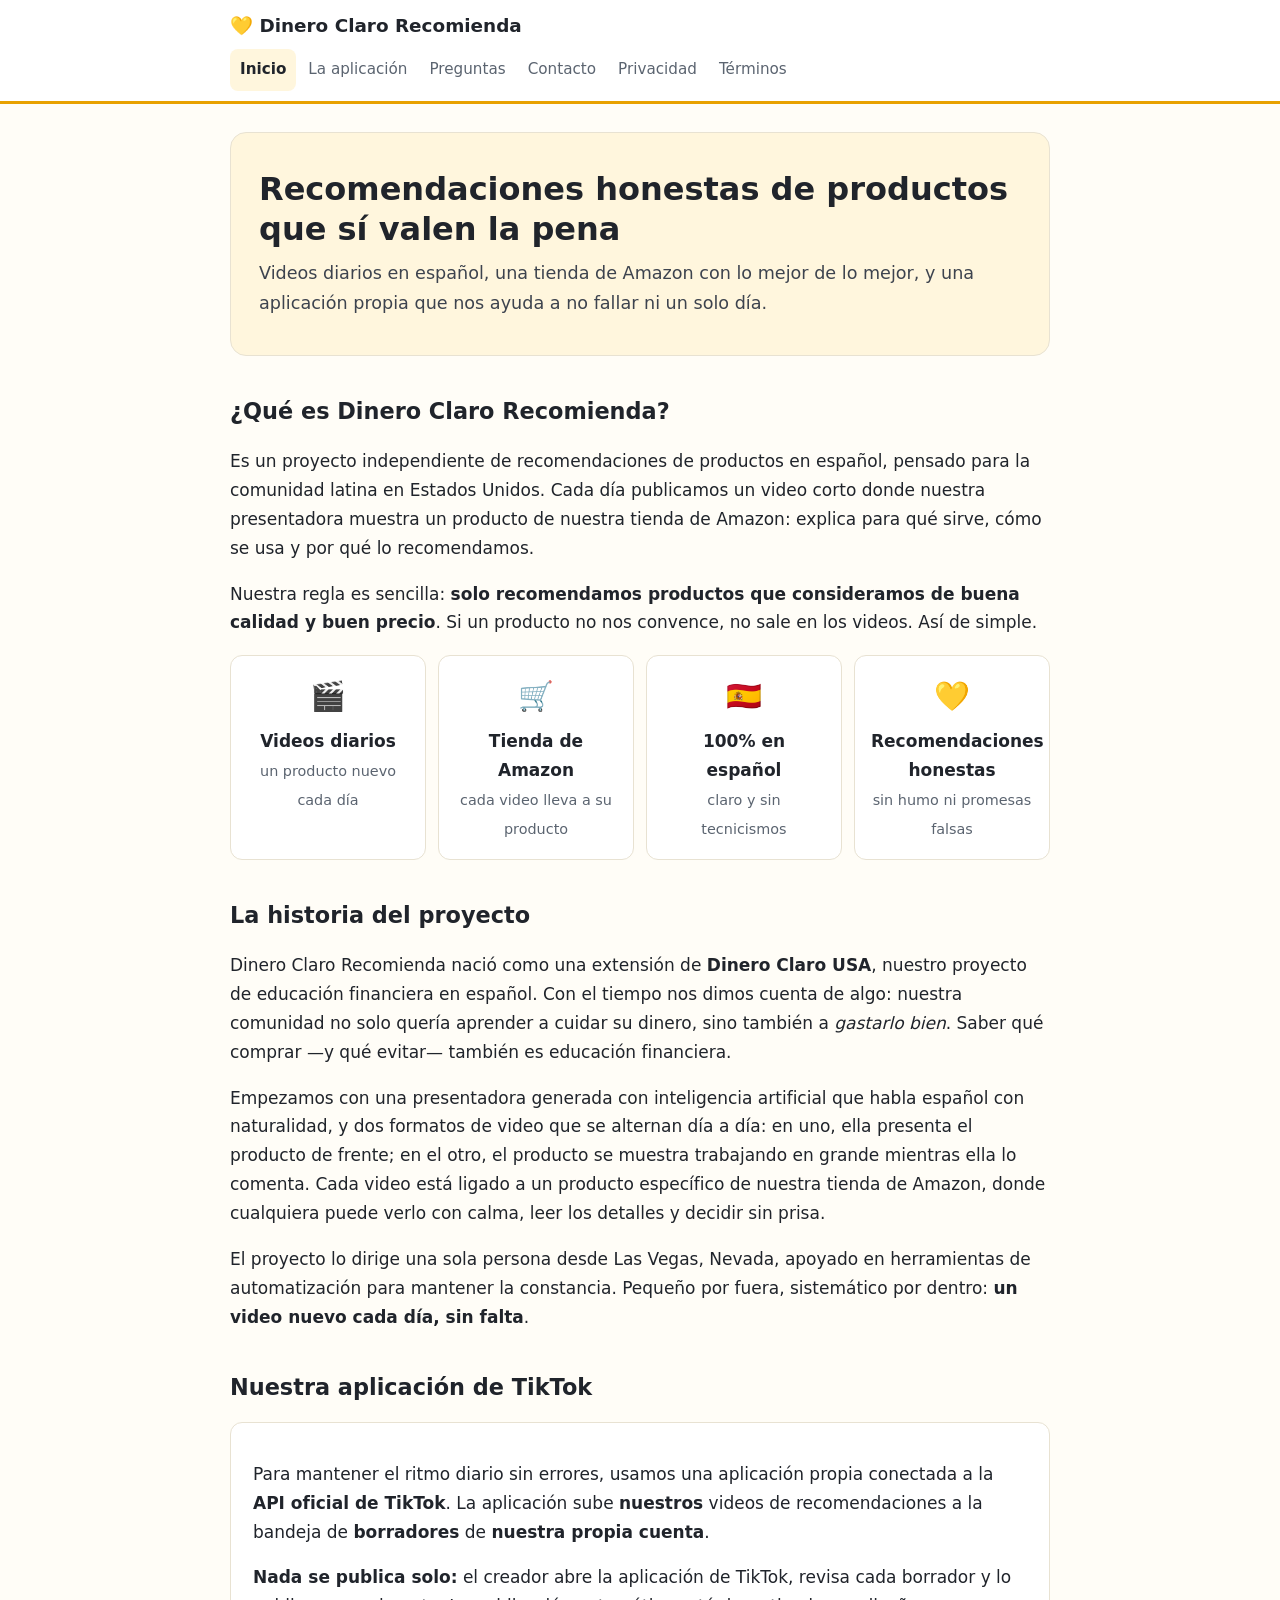
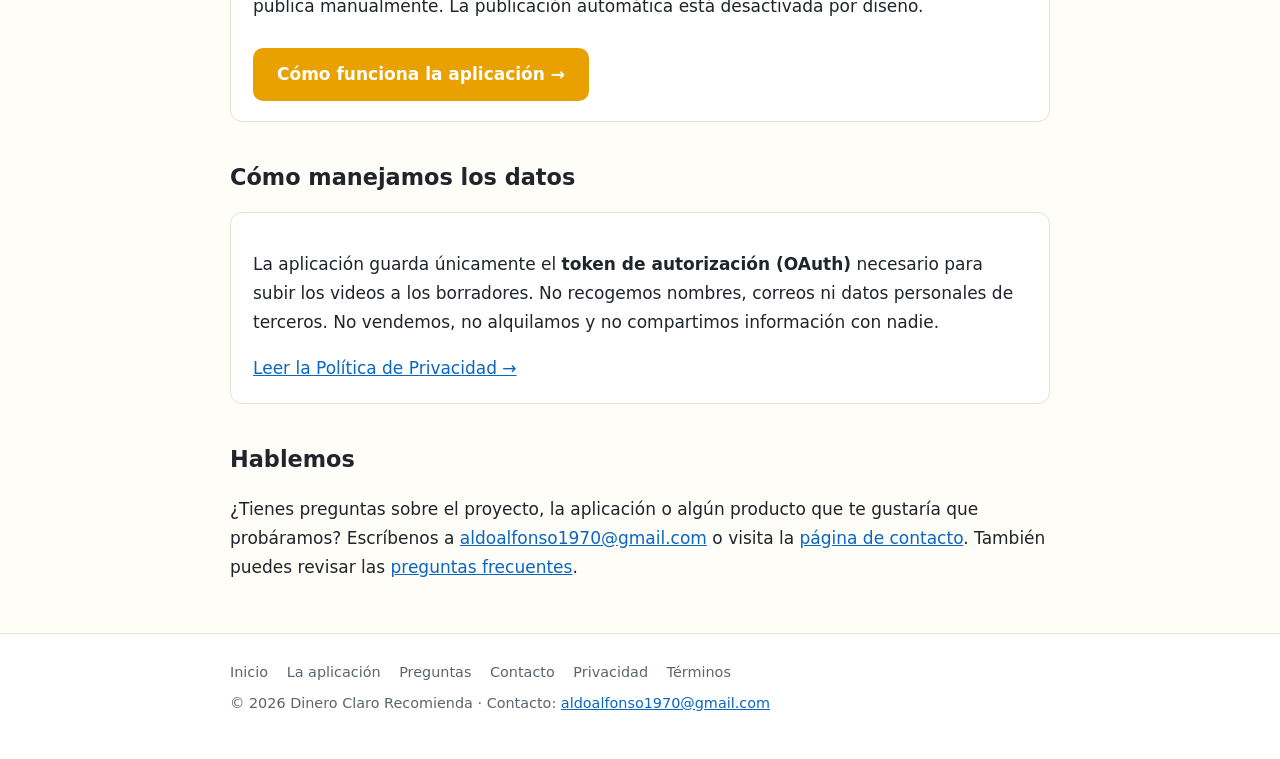
<file: index.html>
<!DOCTYPE html>
<html lang="es">
<head>
<meta charset="utf-8">
<meta name="viewport" content="width=device-width, initial-scale=1">
<meta name="description" content="Dinero Claro Recomienda: recomendaciones honestas de productos en español, con videos diarios. Conoce el proyecto y nuestra aplicación oficial de TikTok.">
<title>Dinero Claro Recomienda — Recomendaciones honestas en español</title>
<link rel="stylesheet" href="style.css">
</head>
<body>

<header class="cabecera">
  <div class="wrap">
    <a class="marca" href="index.html"><span class="corazon">💛</span> Dinero Claro Recomienda</a>
    <nav class="principal" aria-label="Navegación principal">
      <a href="index.html" class="activo">Inicio</a>
      <a href="aplicacion.html">La aplicación</a>
      <a href="preguntas.html">Preguntas</a>
      <a href="contacto.html">Contacto</a>
      <a href="privacidad.html">Privacidad</a>
      <a href="terminos.html">Términos</a>
    </nav>
  </div>
</header>

<main class="wrap">

  <div class="hero">
    <h1>Recomendaciones honestas de productos que sí valen la pena</h1>
    <p>Videos diarios en español, una tienda de Amazon con lo mejor de lo mejor, y una aplicación propia que nos ayuda a no fallar ni un solo día.</p>
  </div>

  <section>
    <h2>¿Qué es Dinero Claro Recomienda?</h2>
    <p>Es un proyecto independiente de recomendaciones de productos en español, pensado para la comunidad latina en Estados Unidos. Cada día publicamos un video corto donde nuestra presentadora muestra un producto de nuestra tienda de Amazon: explica para qué sirve, cómo se usa y por qué lo recomendamos.</p>
    <p>Nuestra regla es sencilla: <strong>solo recomendamos productos que consideramos de buena calidad y buen precio</strong>. Si un producto no nos convence, no sale en los videos. Así de simple.</p>
    <div class="destacados">
      <div class="destacado"><div class="icono">🎬</div><strong>Videos diarios</strong><span>un producto nuevo cada día</span></div>
      <div class="destacado"><div class="icono">🛒</div><strong>Tienda de Amazon</strong><span>cada video lleva a su producto</span></div>
      <div class="destacado"><div class="icono">🇪🇸</div><strong>100% en español</strong><span>claro y sin tecnicismos</span></div>
      <div class="destacado"><div class="icono">💛</div><strong>Recomendaciones honestas</strong><span>sin humo ni promesas falsas</span></div>
    </div>
  </section>

  <section>
    <h2>La historia del proyecto</h2>
    <p>Dinero Claro Recomienda nació como una extensión de <strong>Dinero Claro USA</strong>, nuestro proyecto de educación financiera en español. Con el tiempo nos dimos cuenta de algo: nuestra comunidad no solo quería aprender a cuidar su dinero, sino también a <em>gastarlo bien</em>. Saber qué comprar —y qué evitar— también es educación financiera.</p>
    <p>Empezamos con una presentadora generada con inteligencia artificial que habla español con naturalidad, y dos formatos de video que se alternan día a día: en uno, ella presenta el producto de frente; en el otro, el producto se muestra trabajando en grande mientras ella lo comenta. Cada video está ligado a un producto específico de nuestra tienda de Amazon, donde cualquiera puede verlo con calma, leer los detalles y decidir sin prisa.</p>
    <p>El proyecto lo dirige una sola persona desde Las Vegas, Nevada, apoyado en herramientas de automatización para mantener la constancia. Pequeño por fuera, sistemático por dentro: <strong>un video nuevo cada día, sin falta</strong>.</p>
  </section>

  <section>
    <h2>Nuestra aplicación de TikTok</h2>
    <div class="tarjeta">
      <p>Para mantener el ritmo diario sin errores, usamos una aplicación propia conectada a la <strong>API oficial de TikTok</strong>. La aplicación sube <strong>nuestros</strong> videos de recomendaciones a la bandeja de <strong>borradores</strong> de <strong>nuestra propia cuenta</strong>.</p>
      <p><strong>Nada se publica solo:</strong> el creador abre la aplicación de TikTok, revisa cada borrador y lo publica manualmente. La publicación automática está desactivada por diseño.</p>
      <a class="boton" href="aplicacion.html">Cómo funciona la aplicación →</a>
    </div>
  </section>

  <section>
    <h2>Cómo manejamos los datos</h2>
    <div class="tarjeta">
      <p>La aplicación guarda únicamente el <strong>token de autorización (OAuth)</strong> necesario para subir los videos a los borradores. No recogemos nombres, correos ni datos personales de terceros. No vendemos, no alquilamos y no compartimos información con nadie.</p>
      <a href="privacidad.html">Leer la Política de Privacidad →</a>
    </div>
  </section>

  <section>
    <h2>Hablemos</h2>
    <p>¿Tienes preguntas sobre el proyecto, la aplicación o algún producto que te gustaría que probáramos? Escríbenos a <a href="mailto:aldoalfonso1970@gmail.com">aldoalfonso1970@gmail.com</a> o visita la <a href="contacto.html">página de contacto</a>. También puedes revisar las <a href="preguntas.html">preguntas frecuentes</a>.</p>
  </section>

</main>

<footer class="pie">
  <div class="wrap">
    <nav aria-label="Enlaces del pie">
      <a href="index.html">Inicio</a>
      <a href="aplicacion.html">La aplicación</a>
      <a href="preguntas.html">Preguntas</a>
      <a href="contacto.html">Contacto</a>
      <a href="privacidad.html">Privacidad</a>
      <a href="terminos.html">Términos</a>
    </nav>
    <p>© 2026 Dinero Claro Recomienda · Contacto: <a href="mailto:aldoalfonso1970@gmail.com">aldoalfonso1970@gmail.com</a></p>
  </div>
</footer>

</body>
</html>
</file>
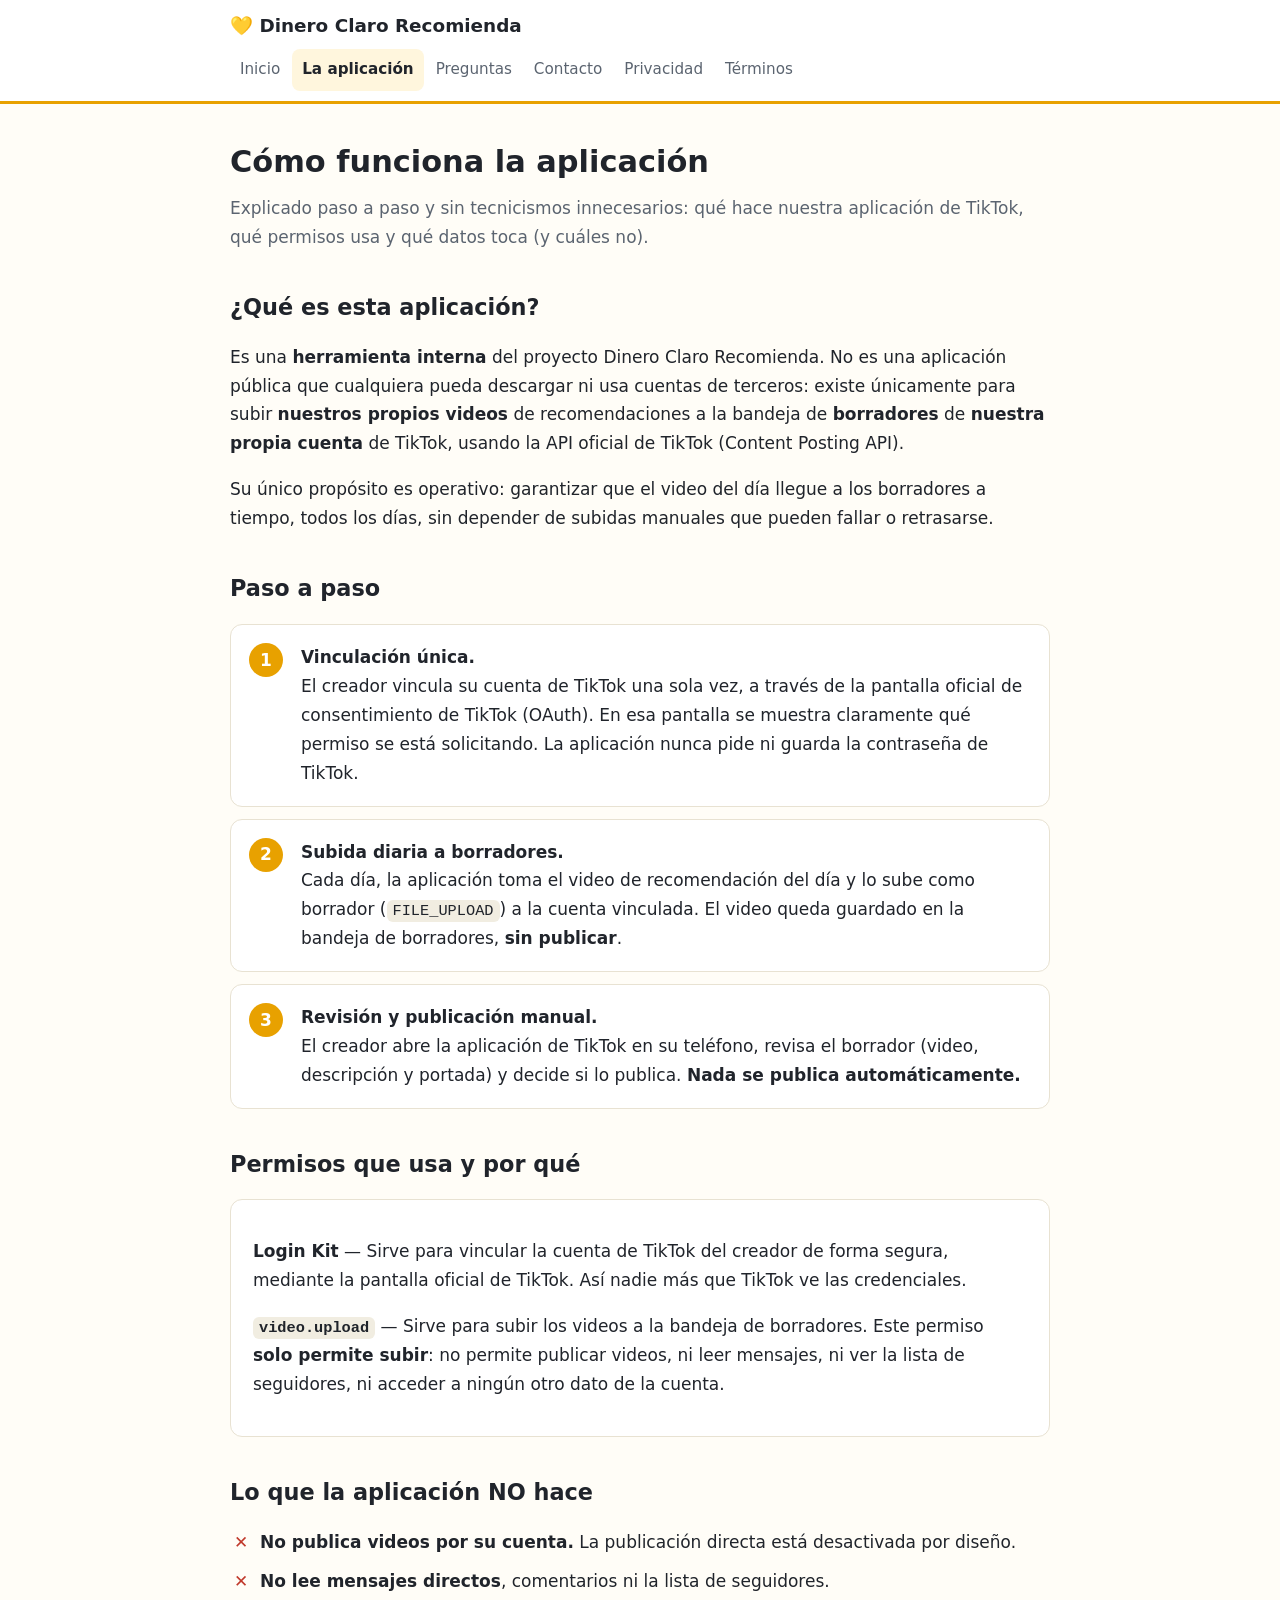
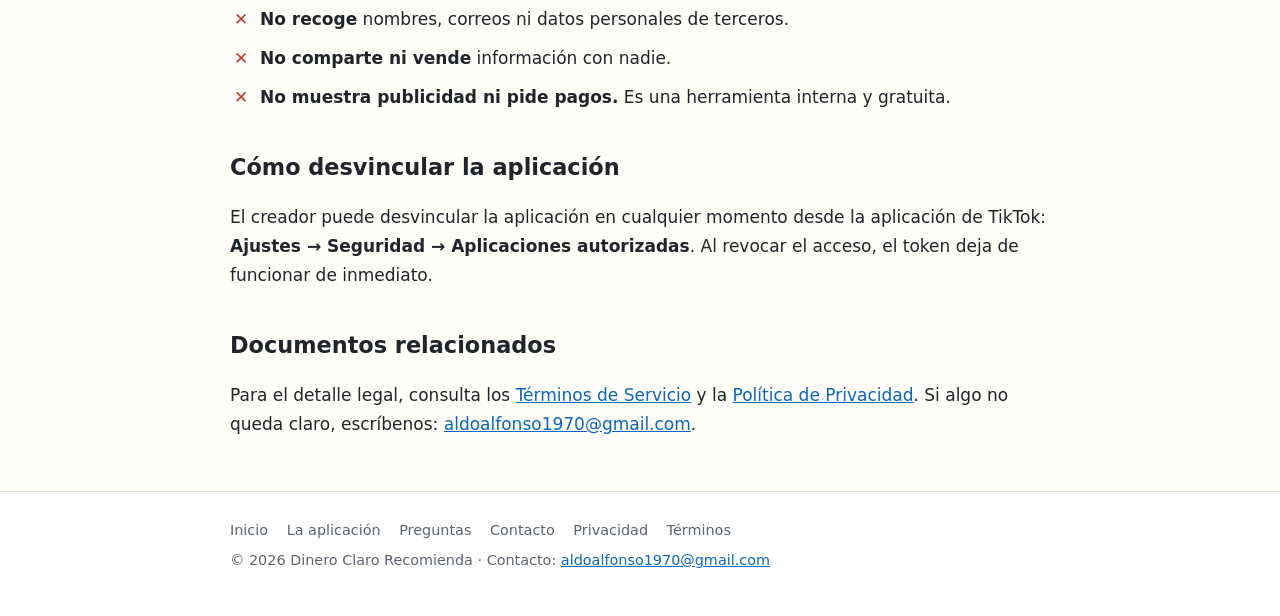
<file: aplicacion.html>
<!DOCTYPE html>
<html lang="es">
<head>
<meta charset="utf-8">
<meta name="viewport" content="width=device-width, initial-scale=1">
<meta name="description" content="Cómo funciona la aplicación de TikTok de Dinero Claro Recomienda: paso a paso, permisos que usa y qué datos toca y cuáles no.">
<title>Cómo funciona la aplicación — Dinero Claro Recomienda</title>
<link rel="stylesheet" href="style.css">
</head>
<body>

<header class="cabecera">
  <div class="wrap">
    <a class="marca" href="index.html"><span class="corazon">💛</span> Dinero Claro Recomienda</a>
    <nav class="principal" aria-label="Navegación principal">
      <a href="index.html">Inicio</a>
      <a href="aplicacion.html" class="activo">La aplicación</a>
      <a href="preguntas.html">Preguntas</a>
      <a href="contacto.html">Contacto</a>
      <a href="privacidad.html">Privacidad</a>
      <a href="terminos.html">Términos</a>
    </nav>
  </div>
</header>

<main class="wrap">

  <h1 class="titulo-pagina">Cómo funciona la aplicación</h1>
  <p class="subtitulo">Explicado paso a paso y sin tecnicismos innecesarios: qué hace nuestra aplicación de TikTok, qué permisos usa y qué datos toca (y cuáles no).</p>

  <section>
    <h2>¿Qué es esta aplicación?</h2>
    <p>Es una <strong>herramienta interna</strong> del proyecto Dinero Claro Recomienda. No es una aplicación pública que cualquiera pueda descargar ni usa cuentas de terceros: existe únicamente para subir <strong>nuestros propios videos</strong> de recomendaciones a la bandeja de <strong>borradores</strong> de <strong>nuestra propia cuenta</strong> de TikTok, usando la API oficial de TikTok (Content Posting API).</p>
    <p>Su único propósito es operativo: garantizar que el video del día llegue a los borradores a tiempo, todos los días, sin depender de subidas manuales que pueden fallar o retrasarse.</p>
  </section>

  <section>
    <h2>Paso a paso</h2>
    <ol class="pasos">
      <li>
        <strong>Vinculación única.</strong><br>
        El creador vincula su cuenta de TikTok una sola vez, a través de la pantalla oficial de consentimiento de TikTok (OAuth). En esa pantalla se muestra claramente qué permiso se está solicitando. La aplicación nunca pide ni guarda la contraseña de TikTok.
      </li>
      <li>
        <strong>Subida diaria a borradores.</strong><br>
        Cada día, la aplicación toma el video de recomendación del día y lo sube como borrador (<code>FILE_UPLOAD</code>) a la cuenta vinculada. El video queda guardado en la bandeja de borradores, <strong>sin publicar</strong>.
      </li>
      <li>
        <strong>Revisión y publicación manual.</strong><br>
        El creador abre la aplicación de TikTok en su teléfono, revisa el borrador (video, descripción y portada) y decide si lo publica. <strong>Nada se publica automáticamente.</strong>
      </li>
    </ol>
  </section>

  <section>
    <h2>Permisos que usa y por qué</h2>
    <div class="tarjeta">
      <p><strong>Login Kit</strong> — Sirve para vincular la cuenta de TikTok del creador de forma segura, mediante la pantalla oficial de TikTok. Así nadie más que TikTok ve las credenciales.</p>
      <p><strong><code>video.upload</code></strong> — Sirve para subir los videos a la bandeja de borradores. Este permiso <strong>solo permite subir</strong>: no permite publicar videos, ni leer mensajes, ni ver la lista de seguidores, ni acceder a ningún otro dato de la cuenta.</p>
    </div>
  </section>

  <section>
    <h2>Lo que la aplicación NO hace</h2>
    <ul class="cross">
      <li><strong>No publica videos por su cuenta.</strong> La publicación directa está desactivada por diseño.</li>
      <li><strong>No lee mensajes directos</strong>, comentarios ni la lista de seguidores.</li>
      <li><strong>No recoge</strong> nombres, correos ni datos personales de terceros.</li>
      <li><strong>No comparte ni vende</strong> información con nadie.</li>
      <li><strong>No muestra publicidad ni pide pagos.</strong> Es una herramienta interna y gratuita.</li>
    </ul>
  </section>

  <section>
    <h2>Cómo desvincular la aplicación</h2>
    <p>El creador puede desvincular la aplicación en cualquier momento desde la aplicación de TikTok: <strong>Ajustes → Seguridad → Aplicaciones autorizadas</strong>. Al revocar el acceso, el token deja de funcionar de inmediato.</p>
  </section>

  <section>
    <h2>Documentos relacionados</h2>
    <p>Para el detalle legal, consulta los <a href="terminos.html">Términos de Servicio</a> y la <a href="privacidad.html">Política de Privacidad</a>. Si algo no queda claro, escríbenos: <a href="mailto:aldoalfonso1970@gmail.com">aldoalfonso1970@gmail.com</a>.</p>
  </section>

</main>

<footer class="pie">
  <div class="wrap">
    <nav aria-label="Enlaces del pie">
      <a href="index.html">Inicio</a>
      <a href="aplicacion.html">La aplicación</a>
      <a href="preguntas.html">Preguntas</a>
      <a href="contacto.html">Contacto</a>
      <a href="privacidad.html">Privacidad</a>
      <a href="terminos.html">Términos</a>
    </nav>
    <p>© 2026 Dinero Claro Recomienda · Contacto: <a href="mailto:aldoalfonso1970@gmail.com">aldoalfonso1970@gmail.com</a></p>
  </div>
</footer>

</body>
</html>
</file>
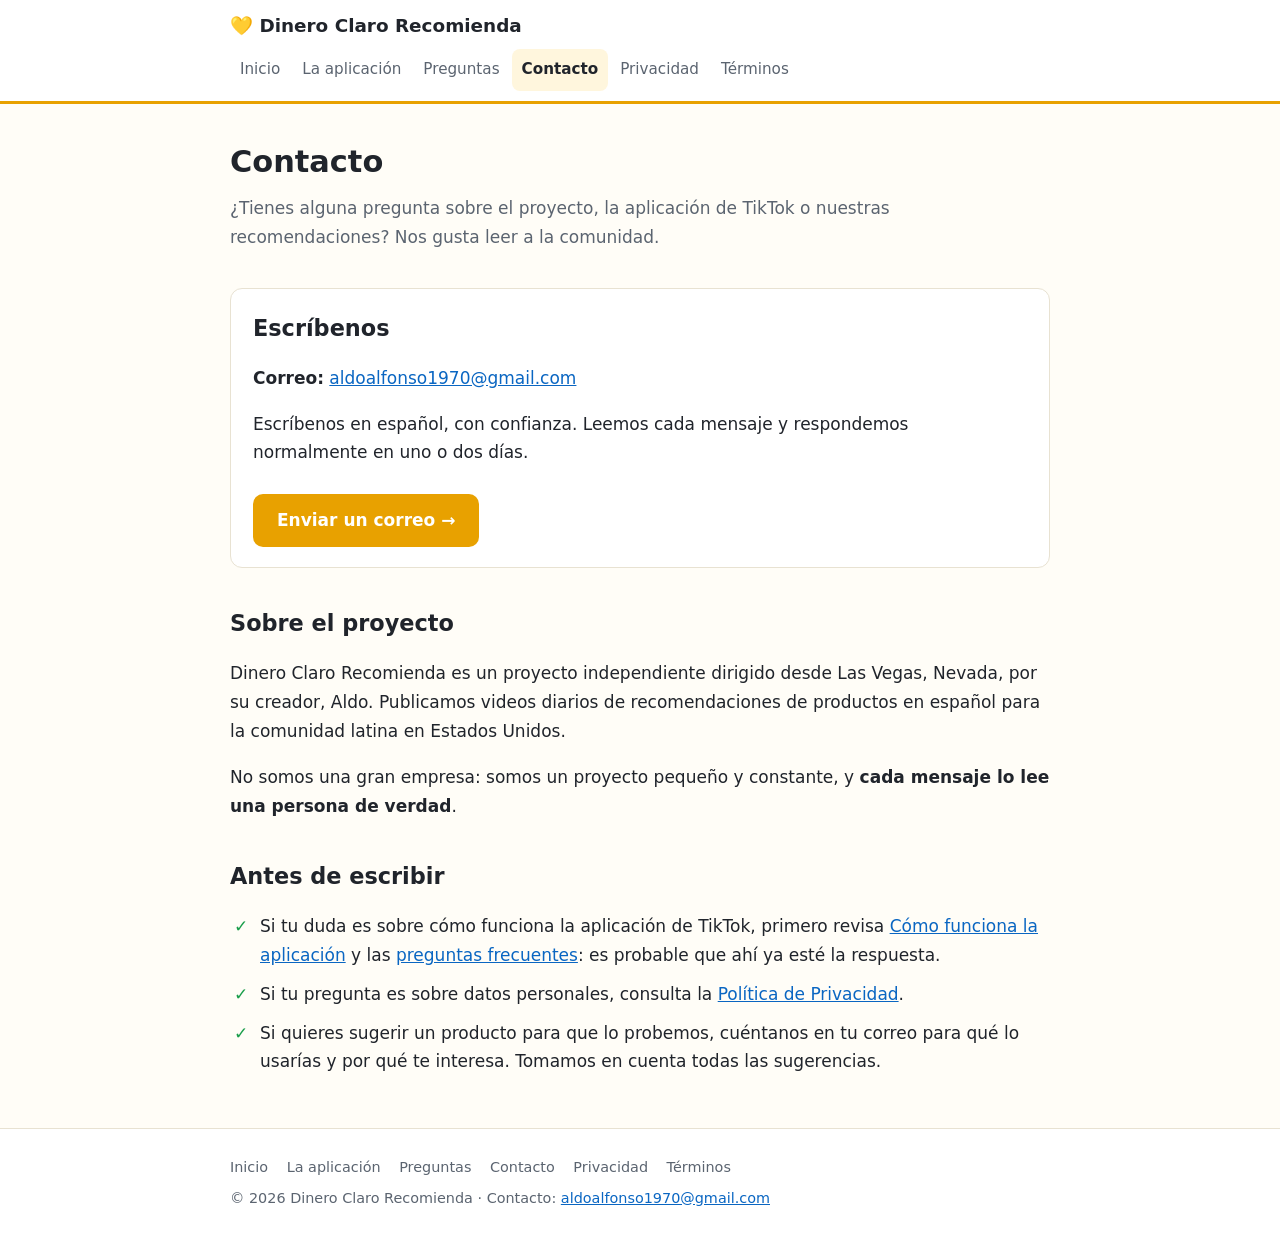
<file: contacto.html>
<!DOCTYPE html>
<html lang="es">
<head>
<meta charset="utf-8">
<meta name="viewport" content="width=device-width, initial-scale=1">
<meta name="description" content="Contacto de Dinero Claro Recomienda: escríbenos tus preguntas sobre el proyecto, la aplicación de TikTok o nuestras recomendaciones.">
<title>Contacto — Dinero Claro Recomienda</title>
<link rel="stylesheet" href="style.css">
</head>
<body>

<header class="cabecera">
  <div class="wrap">
    <a class="marca" href="index.html"><span class="corazon">💛</span> Dinero Claro Recomienda</a>
    <nav class="principal" aria-label="Navegación principal">
      <a href="index.html">Inicio</a>
      <a href="aplicacion.html">La aplicación</a>
      <a href="preguntas.html">Preguntas</a>
      <a href="contacto.html" class="activo">Contacto</a>
      <a href="privacidad.html">Privacidad</a>
      <a href="terminos.html">Términos</a>
    </nav>
  </div>
</header>

<main class="wrap">

  <h1 class="titulo-pagina">Contacto</h1>
  <p class="subtitulo">¿Tienes alguna pregunta sobre el proyecto, la aplicación de TikTok o nuestras recomendaciones? Nos gusta leer a la comunidad.</p>

  <section>
    <div class="tarjeta">
      <h2>Escríbenos</h2>
      <p><strong>Correo:</strong> <a href="mailto:aldoalfonso1970@gmail.com">aldoalfonso1970@gmail.com</a></p>
      <p>Escríbenos en español, con confianza. Leemos cada mensaje y respondemos normalmente en uno o dos días.</p>
      <a class="boton" href="mailto:aldoalfonso1970@gmail.com">Enviar un correo →</a>
    </div>
  </section>

  <section>
    <h2>Sobre el proyecto</h2>
    <p>Dinero Claro Recomienda es un proyecto independiente dirigido desde Las Vegas, Nevada, por su creador, Aldo. Publicamos videos diarios de recomendaciones de productos en español para la comunidad latina en Estados Unidos.</p>
    <p>No somos una gran empresa: somos un proyecto pequeño y constante, y <strong>cada mensaje lo lee una persona de verdad</strong>.</p>
  </section>

  <section>
    <h2>Antes de escribir</h2>
    <ul class="check">
      <li>Si tu duda es sobre cómo funciona la aplicación de TikTok, primero revisa <a href="aplicacion.html">Cómo funciona la aplicación</a> y las <a href="preguntas.html">preguntas frecuentes</a>: es probable que ahí ya esté la respuesta.</li>
      <li>Si tu pregunta es sobre datos personales, consulta la <a href="privacidad.html">Política de Privacidad</a>.</li>
      <li>Si quieres sugerir un producto para que lo probemos, cuéntanos en tu correo para qué lo usarías y por qué te interesa. Tomamos en cuenta todas las sugerencias.</li>
    </ul>
  </section>

</main>

<footer class="pie">
  <div class="wrap">
    <nav aria-label="Enlaces del pie">
      <a href="index.html">Inicio</a>
      <a href="aplicacion.html">La aplicación</a>
      <a href="preguntas.html">Preguntas</a>
      <a href="contacto.html">Contacto</a>
      <a href="privacidad.html">Privacidad</a>
      <a href="terminos.html">Términos</a>
    </nav>
    <p>© 2026 Dinero Claro Recomienda · Contacto: <a href="mailto:aldoalfonso1970@gmail.com">aldoalfonso1970@gmail.com</a></p>
  </div>
</footer>

</body>
</html>
</file>
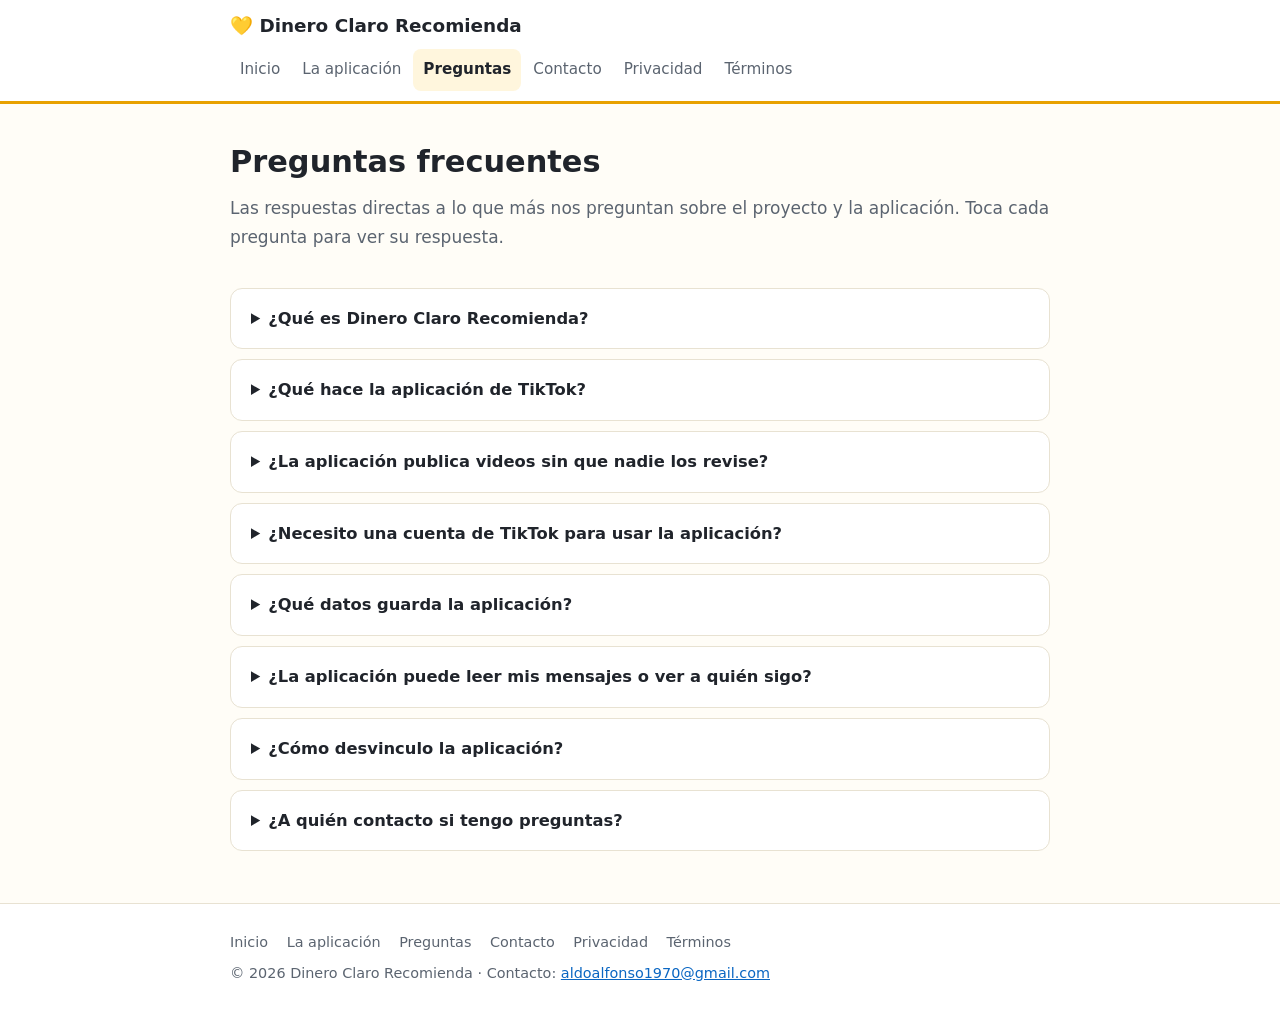
<file: preguntas.html>
<!DOCTYPE html>
<html lang="es">
<head>
<meta charset="utf-8">
<meta name="viewport" content="width=device-width, initial-scale=1">
<meta name="description" content="Preguntas frecuentes sobre Dinero Claro Recomienda y su aplicación oficial de TikTok: qué hace, qué datos guarda y cómo contactarnos.">
<title>Preguntas frecuentes — Dinero Claro Recomienda</title>
<link rel="stylesheet" href="style.css">
</head>
<body>

<header class="cabecera">
  <div class="wrap">
    <a class="marca" href="index.html"><span class="corazon">💛</span> Dinero Claro Recomienda</a>
    <nav class="principal" aria-label="Navegación principal">
      <a href="index.html">Inicio</a>
      <a href="aplicacion.html">La aplicación</a>
      <a href="preguntas.html" class="activo">Preguntas</a>
      <a href="contacto.html">Contacto</a>
      <a href="privacidad.html">Privacidad</a>
      <a href="terminos.html">Términos</a>
    </nav>
  </div>
</header>

<main class="wrap">

  <h1 class="titulo-pagina">Preguntas frecuentes</h1>
  <p class="subtitulo">Las respuestas directas a lo que más nos preguntan sobre el proyecto y la aplicación. Toca cada pregunta para ver su respuesta.</p>

  <section>
    <details>
      <summary>¿Qué es Dinero Claro Recomienda?</summary>
      <p>Es un proyecto independiente de recomendaciones de productos en español, pensado para la comunidad latina en Estados Unidos. Publicamos videos diarios donde nuestra presentadora muestra un producto de nuestra tienda de Amazon, explica para qué sirve y por qué lo recomendamos. Solo recomendamos productos que consideramos de buena calidad y buen precio.</p>
    </details>

    <details>
      <summary>¿Qué hace la aplicación de TikTok?</summary>
      <p>Es nuestra herramienta interna —no una app pública— conectada a la API oficial de TikTok. Su único trabajo es subir nuestros videos de recomendaciones a la bandeja de borradores de nuestra propia cuenta, para que el video del día esté listo a tiempo. Es gratuita, no tiene publicidad y no la puede usar nadie más que el creador del proyecto. El detalle paso a paso está en la página <a href="aplicacion.html">Cómo funciona la aplicación</a>.</p>
    </details>

    <details>
      <summary>¿La aplicación publica videos sin que nadie los revise?</summary>
      <p>No. La publicación automática está desactivada por diseño. Cada video queda guardado como borrador y el creador lo revisa —video, descripción y portada— y lo publica manualmente desde la aplicación de TikTok. Nada llega al público sin esa revisión.</p>
    </details>

    <details>
      <summary>¿Necesito una cuenta de TikTok para usar la aplicación?</summary>
      <p>No, porque la aplicación no es pública: solo está vinculada a la cuenta del creador del proyecto. No hay registro de usuarios, no se crean cuentas y no se usa información de cuentas de terceros.</p>
    </details>

    <details>
      <summary>¿Qué datos guarda la aplicación?</summary>
      <p>Únicamente el token de autorización (OAuth) de TikTok necesario para subir los videos a los borradores. No se guardan nombres, correos, contraseñas ni ningún dato personal de terceros. El detalle completo está en la <a href="privacidad.html">Política de Privacidad</a>.</p>
    </details>

    <details>
      <summary>¿La aplicación puede leer mis mensajes o ver a quién sigo?</summary>
      <p>No. El único permiso que utiliza es <code>video.upload</code>, que solo permite subir videos a la bandeja de borradores. No tiene acceso a mensajes directos, comentarios, seguidores ni a ningún otro dato de la cuenta.</p>
    </details>

    <details>
      <summary>¿Cómo desvinculo la aplicación?</summary>
      <p>Desde la aplicación de TikTok: <strong>Ajustes → Seguridad → Aplicaciones autorizadas</strong>, y ahí se revoca el acceso. Al hacerlo, el token deja de funcionar de inmediato.</p>
    </details>

    <details>
      <summary>¿A quién contacto si tengo preguntas?</summary>
      <p>Escríbenos a <a href="mailto:aldoalfonso1970@gmail.com">aldoalfonso1970@gmail.com</a> o visita la <a href="contacto.html">página de contacto</a>. Leemos cada mensaje y respondemos normalmente en uno o dos días.</p>
    </details>
  </section>

</main>

<footer class="pie">
  <div class="wrap">
    <nav aria-label="Enlaces del pie">
      <a href="index.html">Inicio</a>
      <a href="aplicacion.html">La aplicación</a>
      <a href="preguntas.html">Preguntas</a>
      <a href="contacto.html">Contacto</a>
      <a href="privacidad.html">Privacidad</a>
      <a href="terminos.html">Términos</a>
    </nav>
    <p>© 2026 Dinero Claro Recomienda · Contacto: <a href="mailto:aldoalfonso1970@gmail.com">aldoalfonso1970@gmail.com</a></p>
  </div>
</footer>

</body>
</html>
</file>
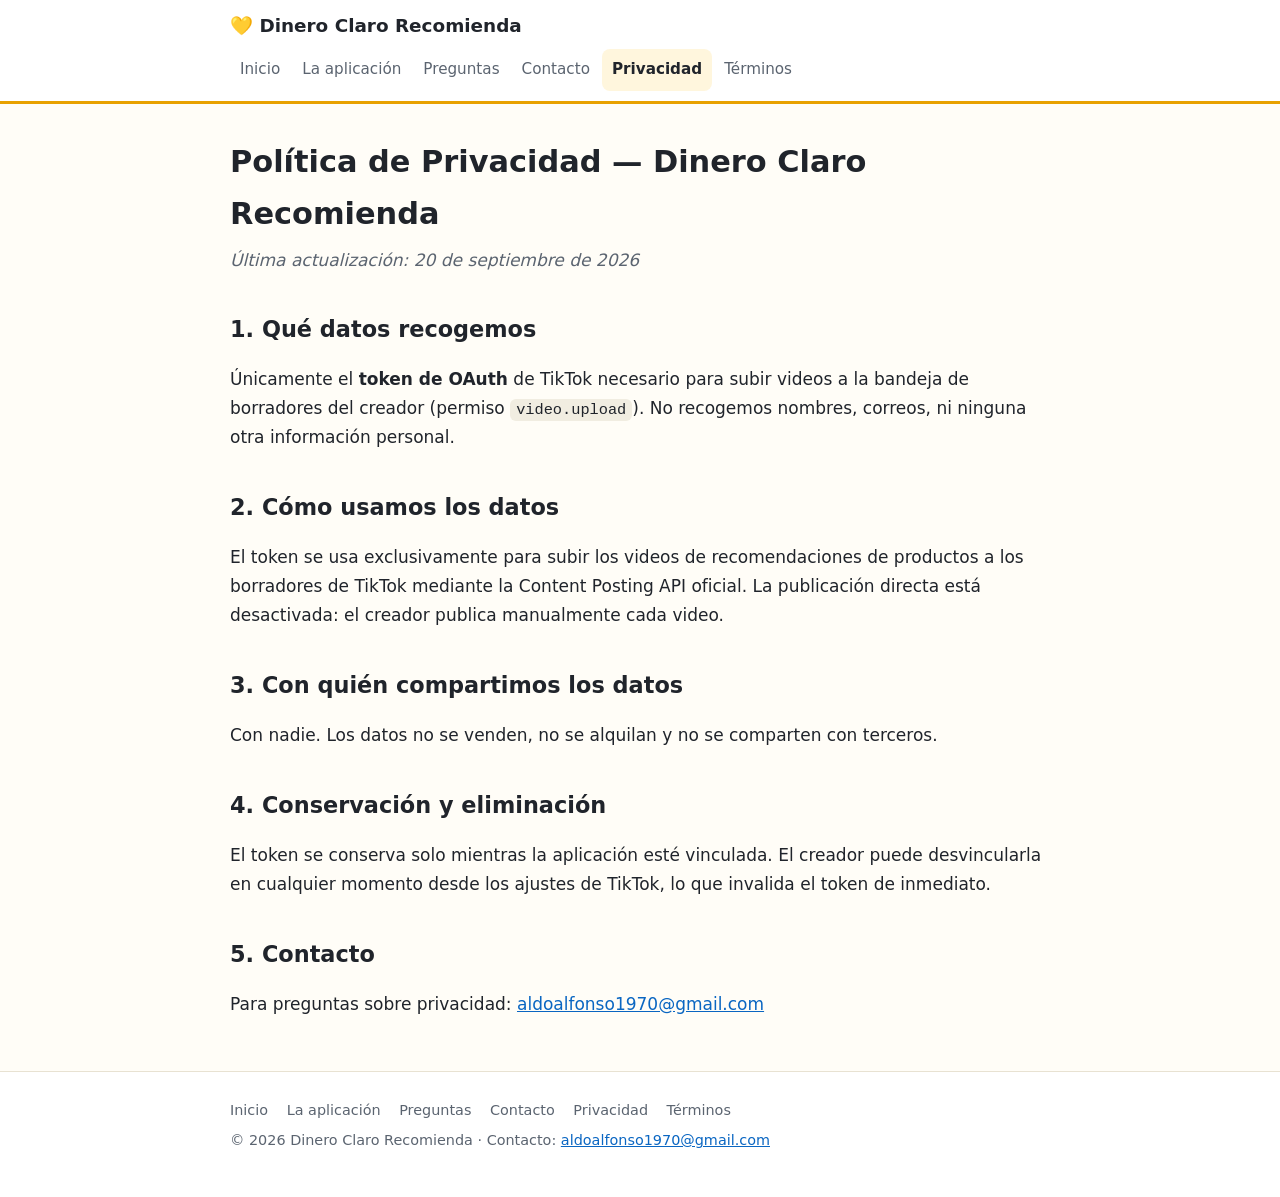
<file: privacidad.html>
<!DOCTYPE html>
<html lang="es">
<head>
<meta charset="utf-8">
<meta name="viewport" content="width=device-width, initial-scale=1">
<meta name="description" content="Política de Privacidad de Dinero Claro Recomienda: qué datos recoge nuestra aplicación de TikTok, cómo los usa y cómo contactarnos.">
<title>Política de Privacidad — Dinero Claro Recomienda</title>
<link rel="stylesheet" href="style.css">
</head>
<body>

<header class="cabecera">
  <div class="wrap">
    <a class="marca" href="index.html"><span class="corazon">💛</span> Dinero Claro Recomienda</a>
    <nav class="principal" aria-label="Navegación principal">
      <a href="index.html">Inicio</a>
      <a href="aplicacion.html">La aplicación</a>
      <a href="preguntas.html">Preguntas</a>
      <a href="contacto.html">Contacto</a>
      <a href="privacidad.html" class="activo">Privacidad</a>
      <a href="terminos.html">Términos</a>
    </nav>
  </div>
</header>

<main class="wrap">

  <h1 class="titulo-pagina">Política de Privacidad — Dinero Claro Recomienda</h1>
  <p class="subtitulo"><em>Última actualización: 20 de septiembre de 2026</em></p>

  <section>
    <h2>1. Qué datos recogemos</h2>
    <p>Únicamente el <strong>token de OAuth</strong> de TikTok necesario para subir videos a la bandeja de borradores del creador (permiso <code>video.upload</code>). No recogemos nombres, correos, ni ninguna otra información personal.</p>
  </section>

  <section>
    <h2>2. Cómo usamos los datos</h2>
    <p>El token se usa exclusivamente para subir los videos de recomendaciones de productos a los borradores de TikTok mediante la Content Posting API oficial. La publicación directa está desactivada: el creador publica manualmente cada video.</p>
  </section>

  <section>
    <h2>3. Con quién compartimos los datos</h2>
    <p>Con nadie. Los datos no se venden, no se alquilan y no se comparten con terceros.</p>
  </section>

  <section>
    <h2>4. Conservación y eliminación</h2>
    <p>El token se conserva solo mientras la aplicación esté vinculada. El creador puede desvincularla en cualquier momento desde los ajustes de TikTok, lo que invalida el token de inmediato.</p>
  </section>

  <section>
    <h2>5. Contacto</h2>
    <p>Para preguntas sobre privacidad: <a href="mailto:aldoalfonso1970@gmail.com">aldoalfonso1970@gmail.com</a></p>
  </section>

</main>

<footer class="pie">
  <div class="wrap">
    <nav aria-label="Enlaces del pie">
      <a href="index.html">Inicio</a>
      <a href="aplicacion.html">La aplicación</a>
      <a href="preguntas.html">Preguntas</a>
      <a href="contacto.html">Contacto</a>
      <a href="privacidad.html">Privacidad</a>
      <a href="terminos.html">Términos</a>
    </nav>
    <p>© 2026 Dinero Claro Recomienda · Contacto: <a href="mailto:aldoalfonso1970@gmail.com">aldoalfonso1970@gmail.com</a></p>
  </div>
</footer>

</body>
</html>
</file>
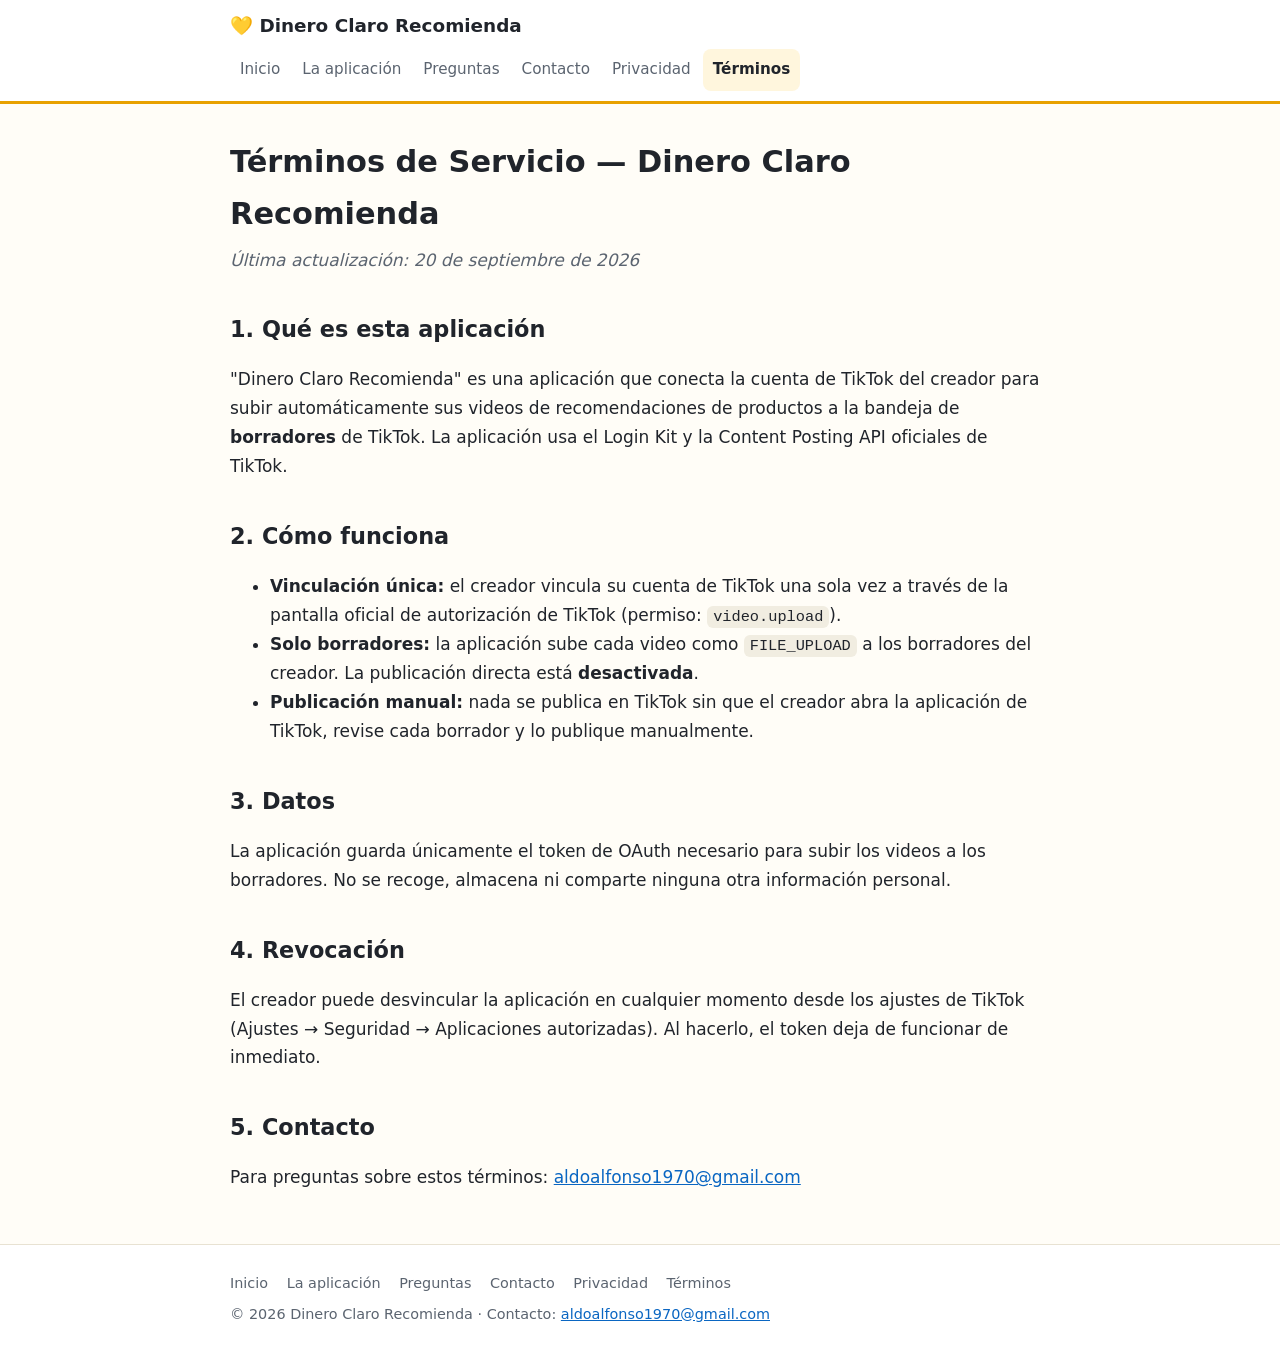
<file: terminos.html>
<!DOCTYPE html>
<html lang="es">
<head>
<meta charset="utf-8">
<meta name="viewport" content="width=device-width, initial-scale=1">
<meta name="description" content="Términos de Servicio de Dinero Claro Recomienda: qué es nuestra aplicación de TikTok, cómo funciona y cómo desvincularla.">
<title>Términos de Servicio — Dinero Claro Recomienda</title>
<link rel="stylesheet" href="style.css">
</head>
<body>

<header class="cabecera">
  <div class="wrap">
    <a class="marca" href="index.html"><span class="corazon">💛</span> Dinero Claro Recomienda</a>
    <nav class="principal" aria-label="Navegación principal">
      <a href="index.html">Inicio</a>
      <a href="aplicacion.html">La aplicación</a>
      <a href="preguntas.html">Preguntas</a>
      <a href="contacto.html">Contacto</a>
      <a href="privacidad.html">Privacidad</a>
      <a href="terminos.html" class="activo">Términos</a>
    </nav>
  </div>
</header>

<main class="wrap">

  <h1 class="titulo-pagina">Términos de Servicio — Dinero Claro Recomienda</h1>
  <p class="subtitulo"><em>Última actualización: 20 de septiembre de 2026</em></p>

  <section>
    <h2>1. Qué es esta aplicación</h2>
    <p>"Dinero Claro Recomienda" es una aplicación que conecta la cuenta de TikTok del creador para subir automáticamente sus videos de recomendaciones de productos a la bandeja de <strong>borradores</strong> de TikTok. La aplicación usa el Login Kit y la Content Posting API oficiales de TikTok.</p>
  </section>

  <section>
    <h2>2. Cómo funciona</h2>
    <ul>
      <li><strong>Vinculación única:</strong> el creador vincula su cuenta de TikTok una sola vez a través de la pantalla oficial de autorización de TikTok (permiso: <code>video.upload</code>).</li>
      <li><strong>Solo borradores:</strong> la aplicación sube cada video como <code>FILE_UPLOAD</code> a los borradores del creador. La publicación directa está <strong>desactivada</strong>.</li>
      <li><strong>Publicación manual:</strong> nada se publica en TikTok sin que el creador abra la aplicación de TikTok, revise cada borrador y lo publique manualmente.</li>
    </ul>
  </section>

  <section>
    <h2>3. Datos</h2>
    <p>La aplicación guarda únicamente el token de OAuth necesario para subir los videos a los borradores. No se recoge, almacena ni comparte ninguna otra información personal.</p>
  </section>

  <section>
    <h2>4. Revocación</h2>
    <p>El creador puede desvincular la aplicación en cualquier momento desde los ajustes de TikTok (Ajustes → Seguridad → Aplicaciones autorizadas). Al hacerlo, el token deja de funcionar de inmediato.</p>
  </section>

  <section>
    <h2>5. Contacto</h2>
    <p>Para preguntas sobre estos términos: <a href="mailto:aldoalfonso1970@gmail.com">aldoalfonso1970@gmail.com</a></p>
  </section>

</main>

<footer class="pie">
  <div class="wrap">
    <nav aria-label="Enlaces del pie">
      <a href="index.html">Inicio</a>
      <a href="aplicacion.html">La aplicación</a>
      <a href="preguntas.html">Preguntas</a>
      <a href="contacto.html">Contacto</a>
      <a href="privacidad.html">Privacidad</a>
      <a href="terminos.html">Términos</a>
    </nav>
    <p>© 2026 Dinero Claro Recomienda · Contacto: <a href="mailto:aldoalfonso1970@gmail.com">aldoalfonso1970@gmail.com</a></p>
  </div>
</footer>

</body>
</html>
</file>
<file: style.css>
/* Dinero Claro Recomienda — sitio v2 (estilos compartidos) */
*{box-sizing:border-box}
:root{
  --marca:#e8a100;
  --marca-suave:#fff6dd;
  --tinta:#20242b;
  --gris:#5b6470;
  --borde:#e8e2d2;
  --fondo:#fffdf7;
  --verde:#1a9e4b;
  --rojo:#c0392b;
  --enlace:#0a66c2;
}
body{
  margin:0;background:var(--fondo);color:var(--tinta);
  font-family:system-ui,-apple-system,"Segoe UI",Roboto,"Helvetica Neue",Arial,sans-serif;
  line-height:1.7;font-size:17px;
}
.wrap{max-width:860px;margin:0 auto;padding:0 20px}
a{color:var(--enlace)}
code{background:#f1ede1;padding:2px 6px;border-radius:6px;font-size:.9em}

/* Cabecera y navegación */
.cabecera{background:#fff;border-bottom:3px solid var(--marca);position:sticky;top:0;z-index:50}
.cabecera .wrap{display:flex;align-items:center;justify-content:space-between;gap:8px;flex-wrap:wrap;padding-top:10px;padding-bottom:10px}
.marca{font-weight:800;font-size:1.15rem;color:var(--tinta);text-decoration:none}
.marca .corazon{color:var(--marca)}
nav.principal{display:flex;flex-wrap:wrap;gap:2px}
nav.principal a{color:var(--gris);text-decoration:none;padding:8px 10px;border-radius:8px;font-size:.95rem}
nav.principal a:hover{background:var(--marca-suave);color:var(--tinta)}
nav.principal a.activo{color:var(--tinta);font-weight:700;background:var(--marca-suave)}

/* Héroe */
.hero{background:var(--marca-suave);border:1px solid var(--borde);border-radius:16px;padding:36px 28px;margin:28px 0}
.hero h1{margin:0 0 10px;font-size:2rem;line-height:1.25}
.hero p{margin:0;font-size:1.1rem;color:#3d434e}
.titulo-pagina{margin:32px 0 6px;font-size:1.9rem}
.subtitulo{color:var(--gris);margin-top:0}

/* Contenido */
main section{margin:36px 0}
h2{font-size:1.4rem;margin:0 0 12px}
.tarjeta{background:#fff;border:1px solid var(--borde);border-radius:12px;padding:20px 22px;margin:16px 0}
.destacados{display:grid;grid-template-columns:repeat(auto-fit,minmax(180px,1fr));gap:12px;margin:18px 0}
.destacado{background:#fff;border:1px solid var(--borde);border-radius:12px;padding:16px;text-align:center}
.destacado .icono{font-size:1.8rem}
.destacado strong{display:block;margin-top:6px}
.destacado span{font-size:.9rem;color:var(--gris)}

/* Pasos numerados */
.pasos{list-style:none;padding:0;counter-reset:paso}
.pasos li{counter-increment:paso;background:#fff;border:1px solid var(--borde);border-radius:12px;
  padding:18px 20px 18px 70px;margin:12px 0;position:relative}
.pasos li::before{content:counter(paso);position:absolute;left:18px;top:18px;width:34px;height:34px;
  border-radius:50%;background:var(--marca);color:#fff;font-weight:800;
  display:flex;align-items:center;justify-content:center}

/* Listas con palomita / tache */
ul.check,ul.cross{list-style:none;padding:0}
ul.check li,ul.cross li{padding-left:30px;position:relative;margin:10px 0}
ul.check li::before{content:"✓";position:absolute;left:4px;color:var(--verde);font-weight:800}
ul.cross li::before{content:"✕";position:absolute;left:4px;color:var(--rojo);font-weight:800}

/* Preguntas frecuentes */
details{background:#fff;border:1px solid var(--borde);border-radius:12px;margin:10px 0;padding:16px 20px}
summary{font-weight:700;cursor:pointer;font-size:1.02rem}
details p{margin:10px 0 4px;color:#3d434e}

/* Botón */
.boton{display:inline-block;background:var(--marca);color:#fff;text-decoration:none;font-weight:700;
  padding:12px 24px;border-radius:10px;margin-top:10px}
.boton:hover{filter:brightness(.94);color:#fff}

/* Pie */
.pie{border-top:1px solid var(--borde);margin-top:52px;padding:26px 0 38px;color:var(--gris);
  font-size:.9rem;background:#fff}
.pie p{margin:6px 0}
.pie nav a{color:var(--gris);text-decoration:none;margin-right:14px}
.pie nav a:hover{color:var(--tinta);text-decoration:underline}

/* Móvil */
@media(max-width:640px){
  body{font-size:16px}
  .hero{padding:26px 20px}
  .hero h1{font-size:1.55rem}
  .titulo-pagina{font-size:1.5rem}
  .cabecera .wrap{justify-content:center}
  nav.principal{justify-content:center}
  nav.principal a{padding:7px 8px;font-size:.9rem}
}
</file>
